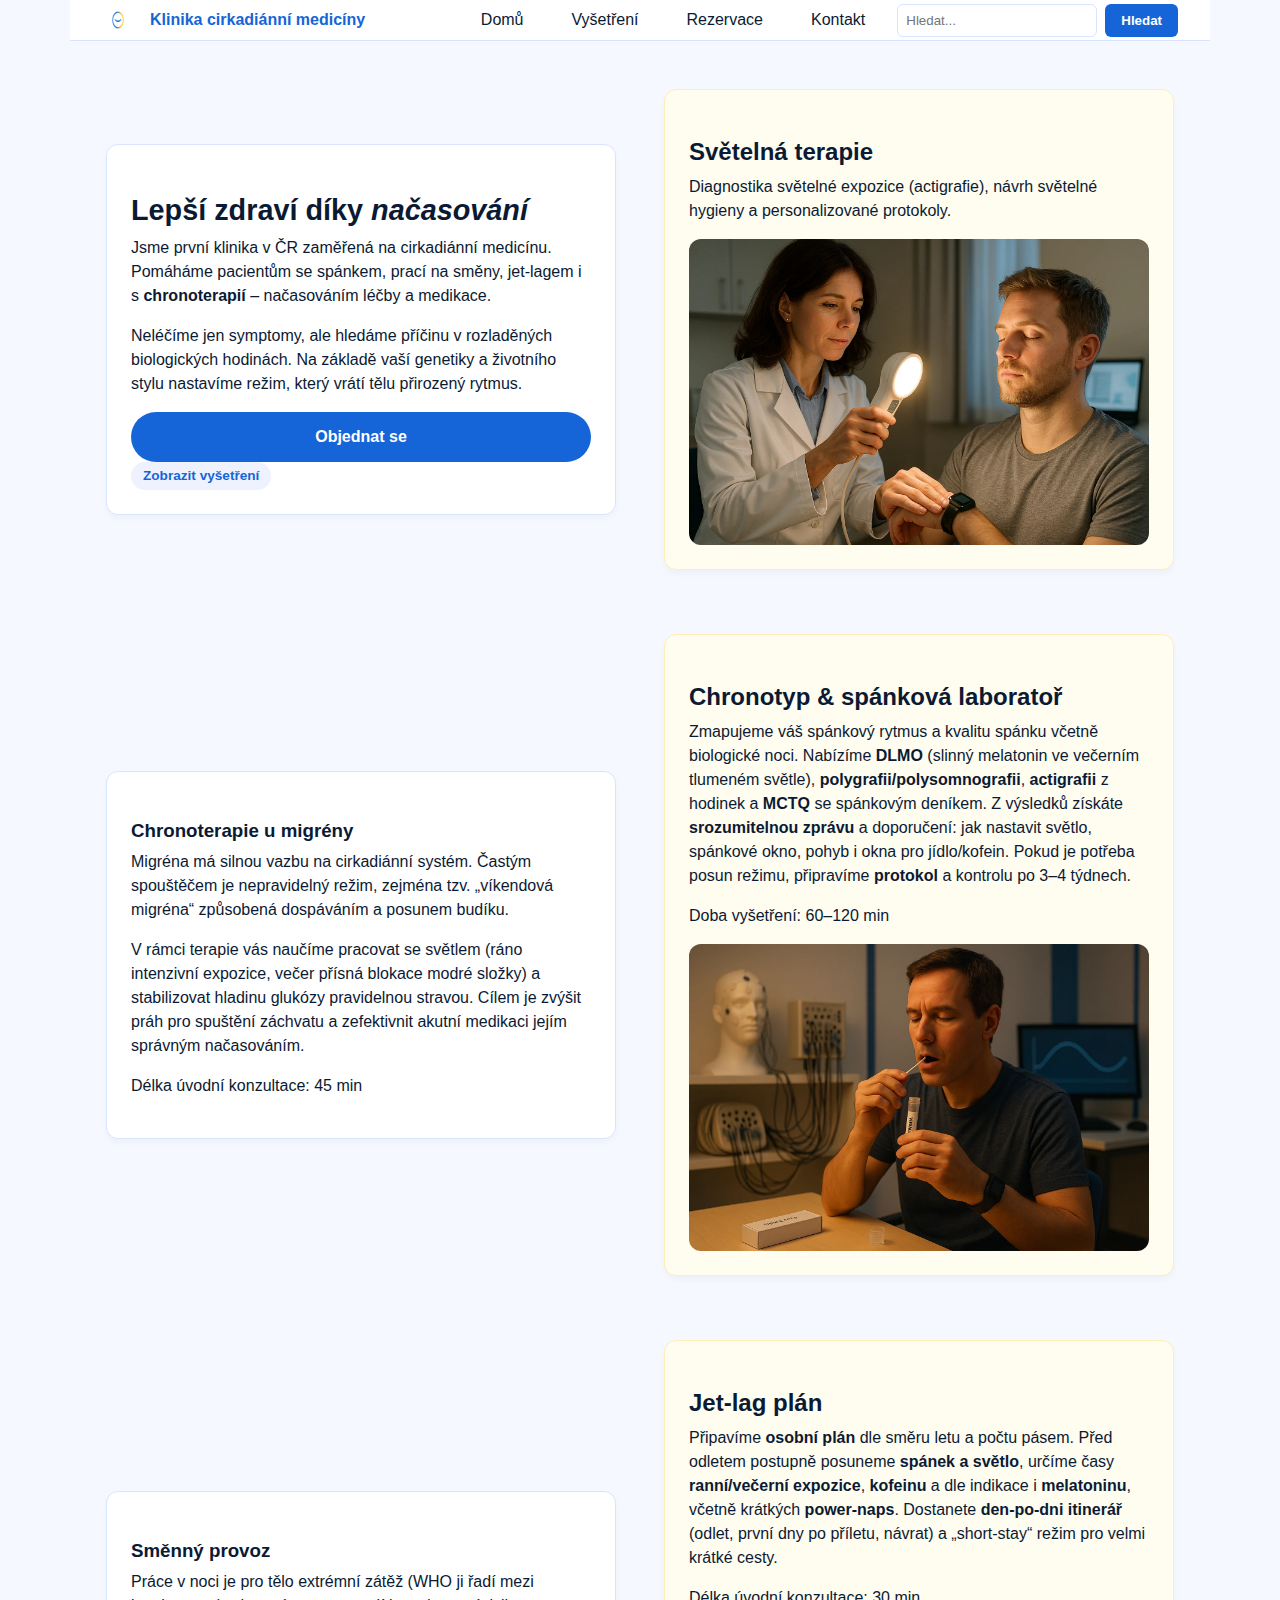
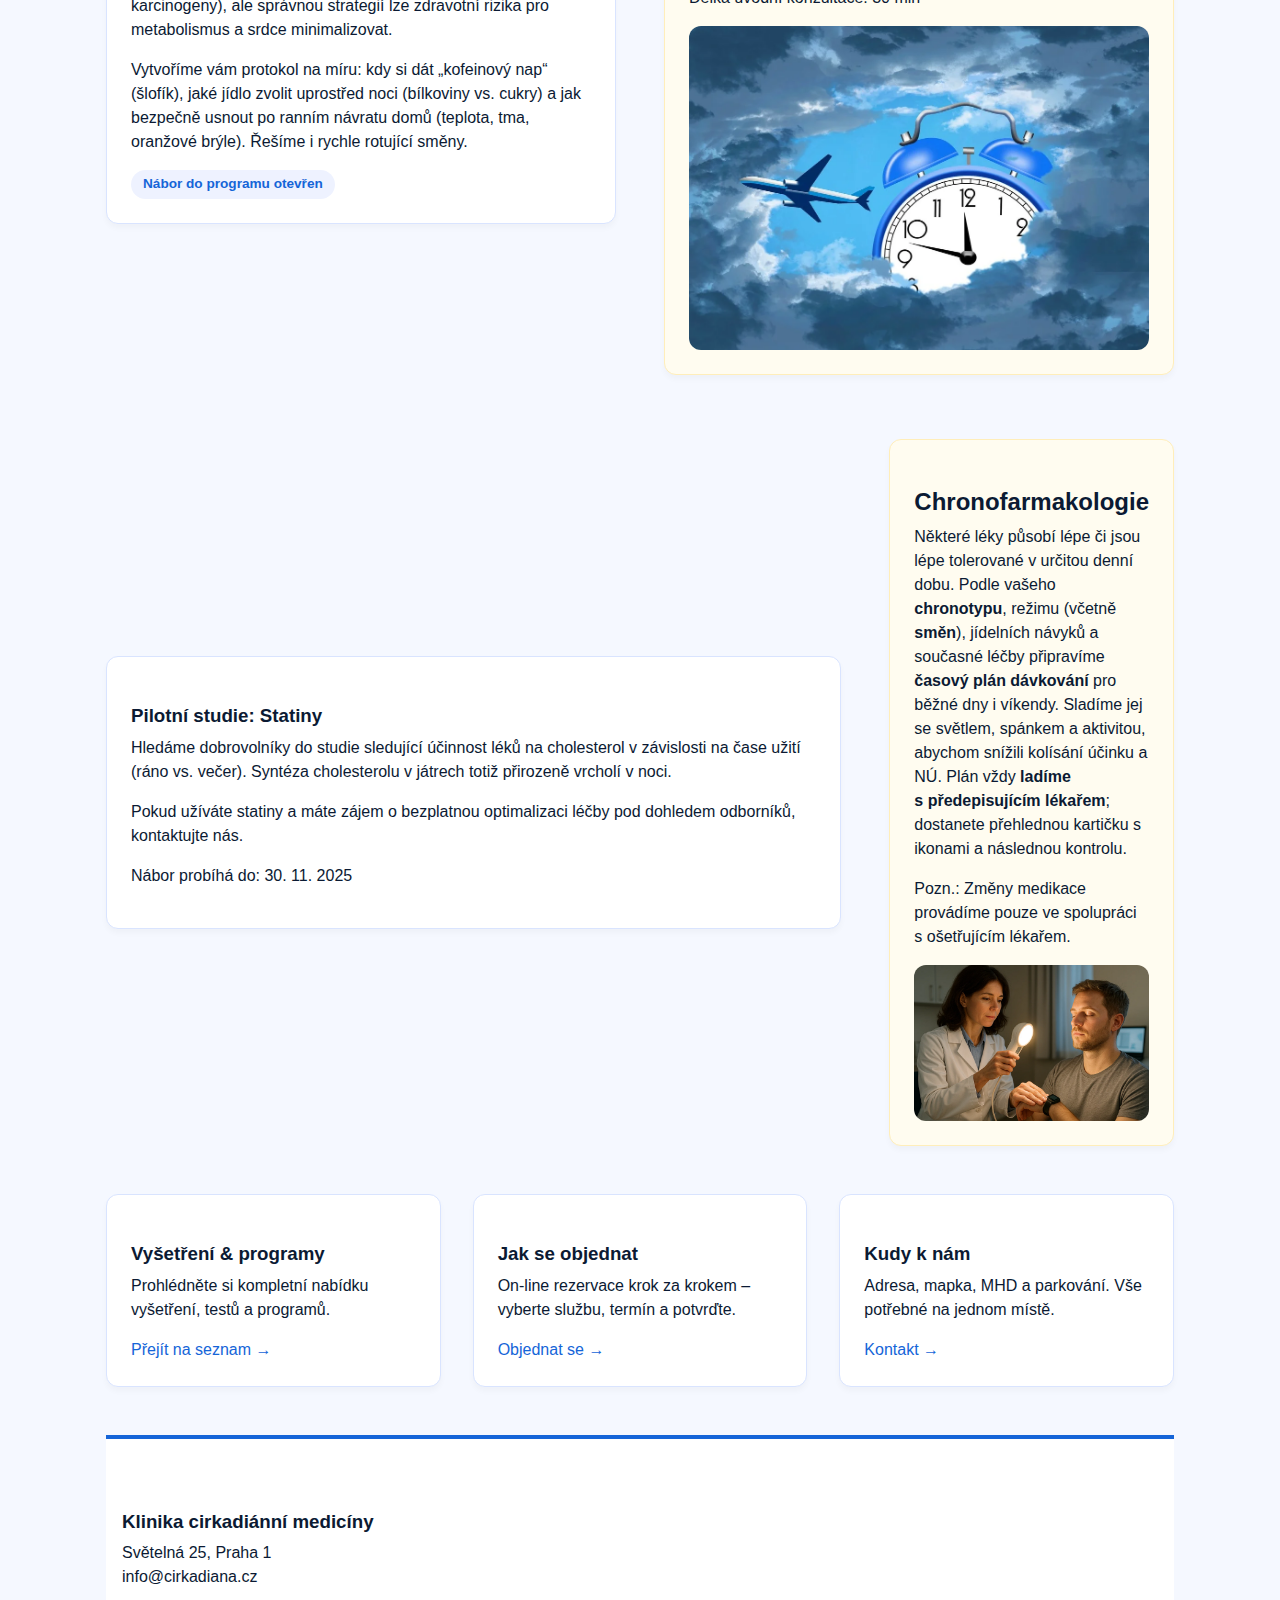
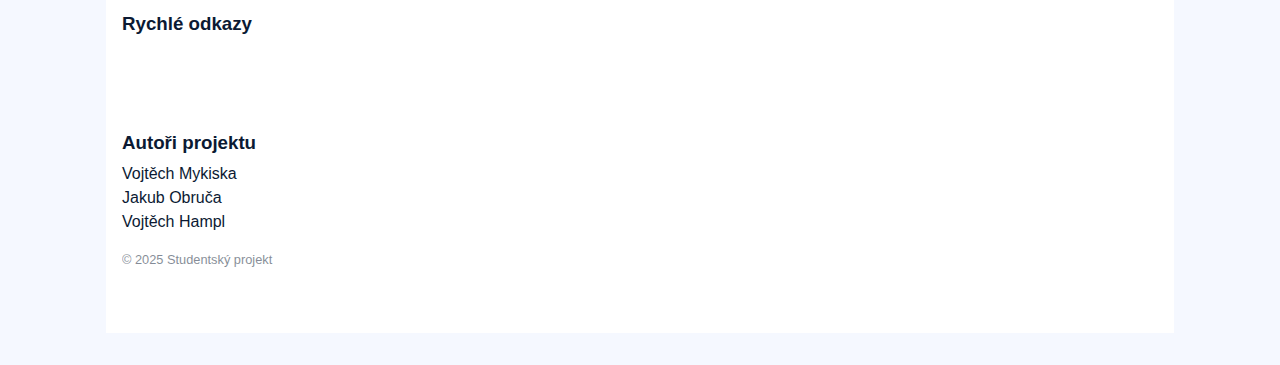
<file: index.html>
<!doctype html>
<html lang="cs">
   <head>
      <meta charset="utf-8" />
      <meta name="viewport" content="width=device-width, initial-scale=1" />
      <title>Klinika cirkadiánní medicíny – studentský projekt</title>
      <meta name="description" content="Studentský projekt: Klinika cirkadiánní medicíny – spánek, světelná hygiena, chronoterapie, načasování léčby." />
      <link rel="stylesheet" href="style.css" />
   </head>
   <body>
      <header class="site-header">
         <div class="wrapper brand">
            <a href="index.html" class="brand-link">
               <img src="images/logo.webp" alt="Logo" />
               <div class="title">
                  <strong>Klinika cirkadiánní medicíny</strong>
               </div>
            </a>
         </div>
         <div class="wrapper">
            <nav aria-label="Hlavní navigace">
               <input type="checkbox" id="nav-toggle" class="nav-toggle" />
               <label for="nav-toggle" class="nav-toggle-label">
               <span></span>
               <span></span>
               <span></span>
               </label>
               <ul class="nav-list">
                  <li><a href="index.html" aria-current="page">Domů</a></li>
                  <li><a href="seznam.html">Vyšetření</a></li>
                  <li><a href="rezervace.html">Rezervace</a></li>
                  <li><a href="kontakt.html">Kontakt</a></li>
                  <li class="nav-search">
                     <form class="site-search" role="search" action="vyhledavani.html">
                        <input id="q" name="q" type="search" placeholder="Hledat..." aria-label="Hledat na webu"/>
                        <button type="submit">Hledat</button>
                     </form>
                  </li>
               </ul>
            </nav>
         </div>
      </header>
      <main id="obsah" class="wrapper">
         <section class="hero" aria-label="Hlavní přehled">
            <!-- Řádek 1: text vlevo (užší), obrázek vpravo (širší) -->
            <div class="feature-row">
               <article class="card text">
                  <h1>Lepší zdraví díky <em>načasování</em></h1>
                  <p>Jsme první klinika v ČR zaměřená na cirkadiánní medicínu. Pomáháme pacientům se spánkem, prací na směny, jet-lagem i s <strong>chronoterapií</strong> – načasováním léčby a medikace.</p>
                  <p>Neléčíme jen symptomy, ale hledáme příčinu v rozladěných biologických hodinách. Na základě vaší genetiky a životního stylu nastavíme režim, který vrátí tělu přirozený rytmus.</p>
                  <div class="cluster mt-4">
                     <a class="btn-primary" href="rezervace.html">Objednat se</a>
                     <a class="badge" href="seznam.html">Zobrazit vyšetření</a>
                  </div>
               </article>
               <article class="panel image">
                  <h2>Světelná terapie</h2>
                  <p>Diagnostika světelné expozice (actigrafie), návrh světelné hygieny a personalizované protokoly.</p>
                  <img src="images/light-therapy.webp" alt="Světelná terapie – vyšetření světlem" />
               </article>
            </div>
            <!-- Řádek 2: obrázek vlevo (širší), text vpravo (užší) -->
            <div class="feature-row reverse">
               <article class="panel image">
                  <h2>Chronotyp &amp; spánková laboratoř</h2>
                  <p>Zmapujeme váš spánkový rytmus a kvalitu spánku včetně biologické noci. Nabízíme <strong>DLMO</strong> (slinný melatonin ve večerním tlumeném světle), <strong>polygrafii/polysomnografii</strong>, <strong>actigrafii</strong> z hodinek a <strong>MCTQ</strong> se spánkovým deníkem. Z výsledků získáte <strong>srozumitelnou zprávu</strong> a doporučení: jak nastavit světlo, spánkové okno, pohyb i okna pro jídlo/kofein. Pokud je potřeba posun režimu, připravíme <strong>protokol</strong> a kontrolu po 3–4&nbsp;týdnech.</p>
                  <p class="meta">Doba vyšetření: 60–120&nbsp;min</p>
                  <img src="images/lab.webp" alt="Spánková laboratoř – vyšetření" />
               </article>
               <article class="card text">
                  <h3>Chronoterapie u migrény</h3>
                  <p>Migréna má silnou vazbu na cirkadiánní systém. Častým spouštěčem je nepravidelný režim, zejména tzv. „víkendová migréna“ způsobená dospáváním a posunem budíku.</p>
                  <p>V rámci terapie vás naučíme pracovat se světlem (ráno intenzivní expozice, večer přísná blokace modré složky) a stabilizovat hladinu glukózy pravidelnou stravou. Cílem je zvýšit práh pro spuštění záchvatu a zefektivnit akutní medikaci jejím správným načasováním.</p>
                  <p class="meta">Délka úvodní konzultace: 45 min</p>
               </article>
            </div>
            <!-- Řádek 3: text + obrázek vpravo -->
            <div class="feature-row">
               <article class="card text">
                  <h3>Směnný provoz</h3>
                  <p>Práce v noci je pro tělo extrémní zátěž (WHO ji řadí mezi karcinogeny), ale správnou strategií lze zdravotní rizika pro metabolismus a srdce minimalizovat.</p>
                  <p>Vytvoříme vám protokol na míru: kdy si dát „kofeinový nap“ (šlofík), jaké jídlo zvolit uprostřed noci (bílkoviny vs. cukry) a jak bezpečně usnout po ranním návratu domů (teplota, tma, oranžové brýle). Řešíme i rychle rotující směny.</p>
                  <span class="badge ok">Nábor do programu otevřen</span>
               </article>
               <article class="panel image">
                  <h2>Jet-lag plán</h2>
                  <p>Připavíme <strong>osobní plán</strong> dle směru letu a počtu pásem. Před odletem postupně posuneme <strong>spánek a světlo</strong>, určíme časy <strong>ranní/večerní expozice</strong>, <strong>kofeinu</strong> a dle indikace i <strong>melatoninu</strong>, včetně krátkých <strong>power-naps</strong>. Dostanete <strong>den-po-dni itinerář</strong> (odlet, první dny po příletu, návrat) a „short-stay“ režim pro velmi krátké cesty.</p>
                  <p class="meta">Délka úvodní konzultace: 30&nbsp;min</p>
                  <img src="images/jetlag.webp" alt="Jet-lag – plán posunů spánku" />
               </article>
            </div>
            <!-- Řádek 4: obrázek vlevo + text -->
            <div class="feature-row reverse">
               <article class="panel image">
                  <h2>Chronofarmakologie</h2>
                  <p>Některé léky působí lépe či jsou lépe tolerované v určitou denní dobu. Podle vašeho <strong>chronotypu</strong>, režimu (včetně <strong>směn</strong>), jídelních návyků a současné léčby připravíme <strong>časový plán dávkování</strong> pro běžné dny i víkendy. Sladíme jej se světlem, spánkem a aktivitou, abychom snížili kolísání účinku a NÚ. Plán vždy <strong>ladíme s&nbsp;předepisujícím lékařem</strong>; dostanete přehlednou kartičku s ikonami a následnou kontrolu.</p>
                  <p class="meta">Pozn.: Změny medikace provádíme pouze ve spolupráci s&nbsp;ošetřujícím lékařem.</p>
                  <img src="images/chronopharma.webp" alt="Načasování léčby – chronofarmakologie" />
               </article>
               <aside class="card text" aria-label="Krátké info">
                  <h3>Pilotní studie: Statiny</h3>
                  <p>Hledáme dobrovolníky do studie sledující účinnost léků na cholesterol v závislosti na čase užití (ráno vs. večer). Syntéza cholesterolu v játrech totiž přirozeně vrcholí v noci.</p>
                  <p>Pokud užíváte statiny a máte zájem o bezplatnou optimalizaci léčby pod dohledem odborníků, kontaktujte nás.</p>
                  <p class="meta">Nábor probíhá do: 30. 11. 2025</p>
               </aside>
            </div>
         </section>
         <section aria-label="Vstupy">
            <div class="cards">
               <article class="card">
                  <h3>Vyšetření & programy</h3>
                  <p>Prohlédněte si kompletní nabídku vyšetření, testů a programů.</p>
                  <a href="seznam.html">Přejít na seznam →</a>
               </article>
               <article class="card">
                  <h3>Jak se objednat</h3>
                  <p>On‑line rezervace krok za krokem – vyberte službu, termín a potvrďte.</p>
                  <a href="rezervace.html">Objednat se →</a>
               </article>
               <article class="card">
                  <h3>Kudy k nám</h3>
                  <p>Adresa, mapka, MHD a parkování. Vše potřebné na jednom místě.</p>
                  <a href="kontakt.html">Kontakt →</a>
               </article>
            </div>
         </section>
      </main>
      <div class="wrapper">
         <footer class="site-footer">
            <div class="wrapper footer-grid-layout">
               <div class="footer-col">
                  <h3>Klinika cirkadiánní medicíny</h3>
                  <p>Světelná 25, Praha 1<br>info@cirkadiana.cz</p>
               </div>
               <div class="footer-col">
                  <h3>Rychlé odkazy</h3>
                  <ul>
                     <li><a href="seznam.html" style="color:#fff">Vyšetření</a></li>
                     <li><a href="rezervace.html" style="color:#fff">Rezervace</a></li>
                  </ul>
               </div>
               <div class="footer-col">
                  <h3>Autoři projektu</h3>
                  <p>Vojtěch Mykiska<br>Jakub Obruča<br>Vojtěch Hampl</p>
                  <p style="opacity: 0.5; font-size: 0.8rem">© 2025 Studentský projekt</p>
               </div>
            </div>
         </footer>
      </div>
   </body>
</html>
</file>
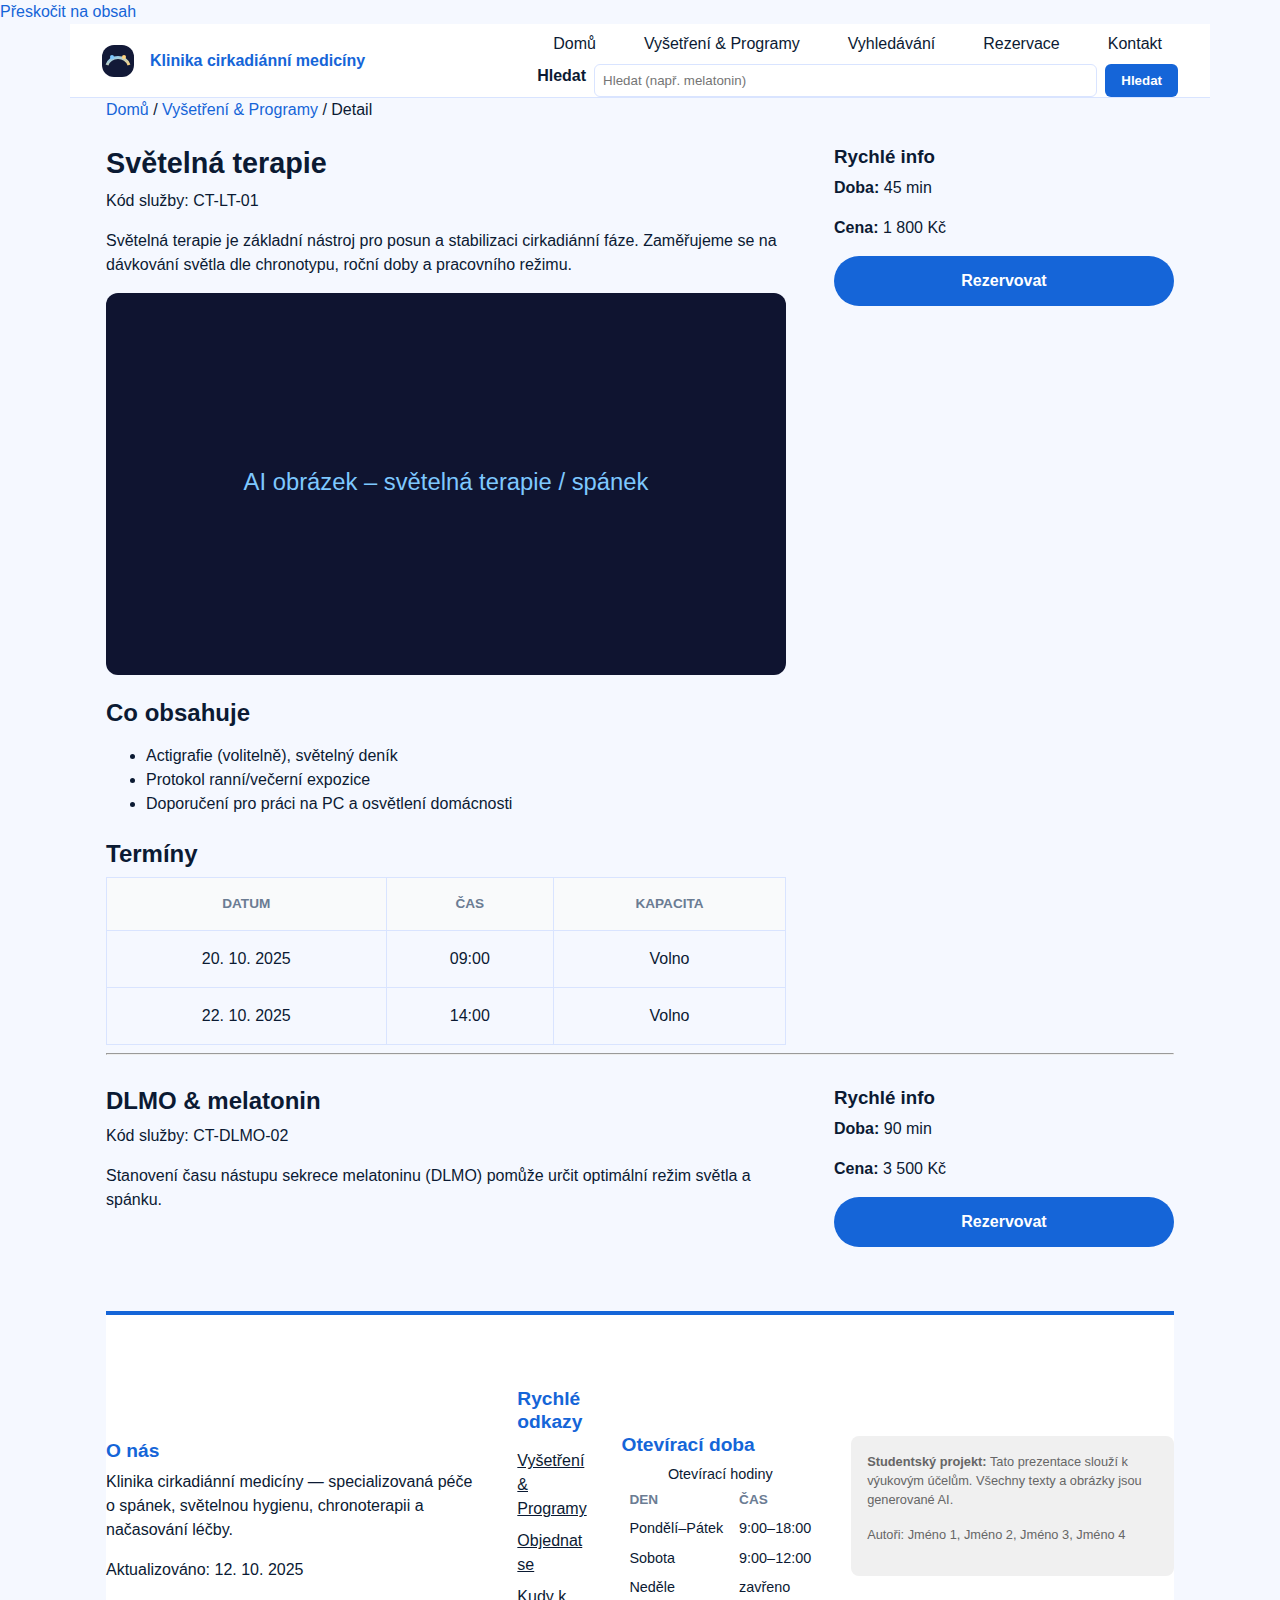
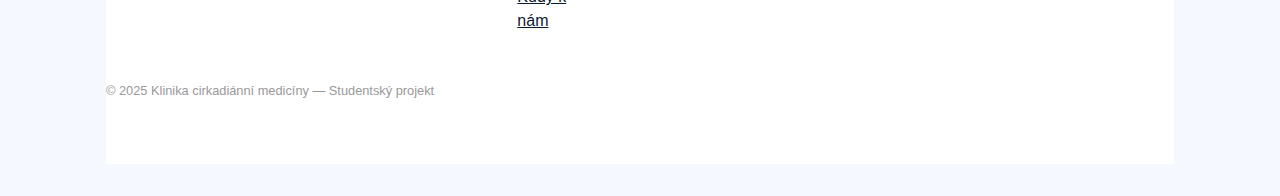
<file: detail.html>
<!doctype html>
<html lang="cs">
<head>
  <meta charset="utf-8" />
  <meta name="viewport" content="width=device-width, initial-scale=1" />
  <title>Detail služby – Klinika cirkadiánní medicíny</title>
  <meta name="description" content="Detail vyšetření a programů Kliniky cirkadiánní medicíny." />
  <link rel="stylesheet" href="style.css" />
</head>
<body>
  <a class="skip-link" href="#obsah">Přeskočit na obsah</a>
  <header class="site-header">
    <div class="wrapper brand">
      <img src="images/logo.svg" alt="Logo kliniky" />
      <div class="title">
        <strong>Klinika cirkadiánní medicíny</strong>
        <small>Spánek • Světlo • Chronoterapie</small>
      </div>
    </div>
    <div class="wrapper">
      <nav aria-label="Hlavní navigace">
        <ul class="nav-list">
          <li><a href="index.html">Domů</a></li>
          <li><a href="seznam.html">Vyšetření & Programy</a></li>
          <li><a href="vyhledavani.html">Vyhledávání</a></li>
          <li><a href="rezervace.html">Rezervace</a></li>
          <li><a href="kontakt.html">Kontakt</a></li>
        </ul>
        <form action="vyhledavani.html" method="get" role="search" class="site-search" aria-label="Vyhledávání">
          <label for="q" class="sr-only">Hledat</label>
          <input id="q" name="q" type="search" placeholder="Hledat (např. melatonin)" required />
          <button type="submit">Hledat</button>
        </form>
      </nav>
    </div>
  </header>
  <main id="obsah" class="wrapper">

  <nav class="breadcrumbs" aria-label="Drobečková navigace">
    <a href="index.html">Domů</a> <span aria-hidden="true">/</span> <a href="seznam.html">Vyšetření & Programy</a> <span aria-hidden="true">/</span> <span aria-current="page">Detail</span>
  </nav>

  <article class="detail" id="svetelna-terapie">
    <section>
      <header>
        <h1>Světelná terapie</h1>
        <p class="meta">Kód služby: CT-LT-01</p>
      </header>
      <p>Světelná terapie je základní nástroj pro posun a stabilizaci cirkadiánní fáze. Zaměřujeme se na dávkování
      světla dle chronotypu, roční doby a pracovního režimu.</p>
      <img src="images/placeholder.svg" alt="Ilustrační AI obrázek — světelná terapie" />
      <h2>Co obsahuje</h2>
      <ul>
        <li>Actigrafie (volitelně), světelný deník</li>
        <li>Protokol ranní/večerní expozice</li>
        <li>Doporučení pro práci na PC a osvětlení domácnosti</li>
      </ul>
      <h2>Termíny</h2>
      <table>
        <thead><tr><th>Datum</th><th>Čas</th><th>Kapacita</th></tr></thead>
        <tbody>
          <tr><td><time datetime="2025-10-20">20. 10. 2025</time></td><td><time datetime="09:00">09:00</time></td><td>Volno</td></tr>
          <tr><td><time datetime="2025-10-22">22. 10. 2025</time></td><td><time datetime="14:00">14:00</time></td><td>Volno</td></tr>
        </tbody>
      </table>
    </section>
    <aside aria-label="Shrnutí">
      <div class="surface">
        <h3>Rychlé info</h3>
        <p><strong>Doba:</strong> 45 min</p>
        <p><strong>Cena:</strong> 1 800 Kč</p>
        <p><a class="btn-primary" href="rezervace.html">Rezervovat</a></p>
      </div>
    </aside>
  </article>

  <hr class="spacer-2" />

  <article class="detail" id="dlmo">
    <section>
      <header>
        <h2>DLMO & melatonin</h2>
        <p class="meta">Kód služby: CT-DLMO-02</p>
      </header>
      <p>Stanovení času nástupu sekrece melatoninu (DLMO) pomůže určit optimální režim světla a spánku.</p>
    </section>
    <aside class="surface">
      <h3>Rychlé info</h3>
      <p><strong>Doba:</strong> 90 min</p>
      <p><strong>Cena:</strong> 3 500 Kč</p>
      <p><a class="btn-primary" href="rezervace.html">Rezervovat</a></p>
    </aside>
  </article>
  </main>
  <div class="wrapper"><footer class="site-footer">
  <section class="footer-grid" aria-label="Rozšířená patička">
    <div>
      <h3>O nás</h3>
      <p>Klinika cirkadiánní medicíny — specializovaná péče o spánek, světelnou hygienu, chronoterapii a načasování léčby.</p>
      <p><time datetime="2025-10-12">Aktualizováno: 12. 10. 2025</time></p>
    </div>
    <div>
      <h3>Rychlé odkazy</h3>
      <ul>
        <li><a href="seznam.html">Vyšetření & Programy</a></li>
        <li><a href="rezervace.html">Objednat se</a></li>
        <li><a href="kontakt.html">Kudy k nám</a></li>
      </ul>
    </div>
    <div>
      <h3>Otevírací doba</h3>
      <table>
        <caption>Otevírací hodiny</caption>
        <thead><tr><th>Den</th><th>Čas</th></tr></thead>
        <tbody>
          <tr><td>Pondělí–Pátek</td><td><time datetime="09:00">9:00</time>–<time datetime="18:00">18:00</time></td></tr>
          <tr><td>Sobota</td><td><time datetime="09:00">9:00</time>–<time datetime="12:00">12:00</time></td></tr>
          <tr><td>Neděle</td><td>zavřeno</td></tr>
        </tbody>
      </table>
    </div>
    <aside aria-label="Poznámka" class="footer-note">
      <p><strong>Studentský projekt:</strong> Tato prezentace slouží k výukovým účelům. Všechny texty a obrázky jsou generované AI.</p>
      <p>Autoři: <span class="authors">Jméno 1, Jméno 2, Jméno 3, Jméno 4</span></p>
    </aside>
  </section>
  <p class="legal">© 2025 Klinika cirkadiánní medicíny — Studentský projekt</p>
</footer>
</div>
</body>
</html>
</file>
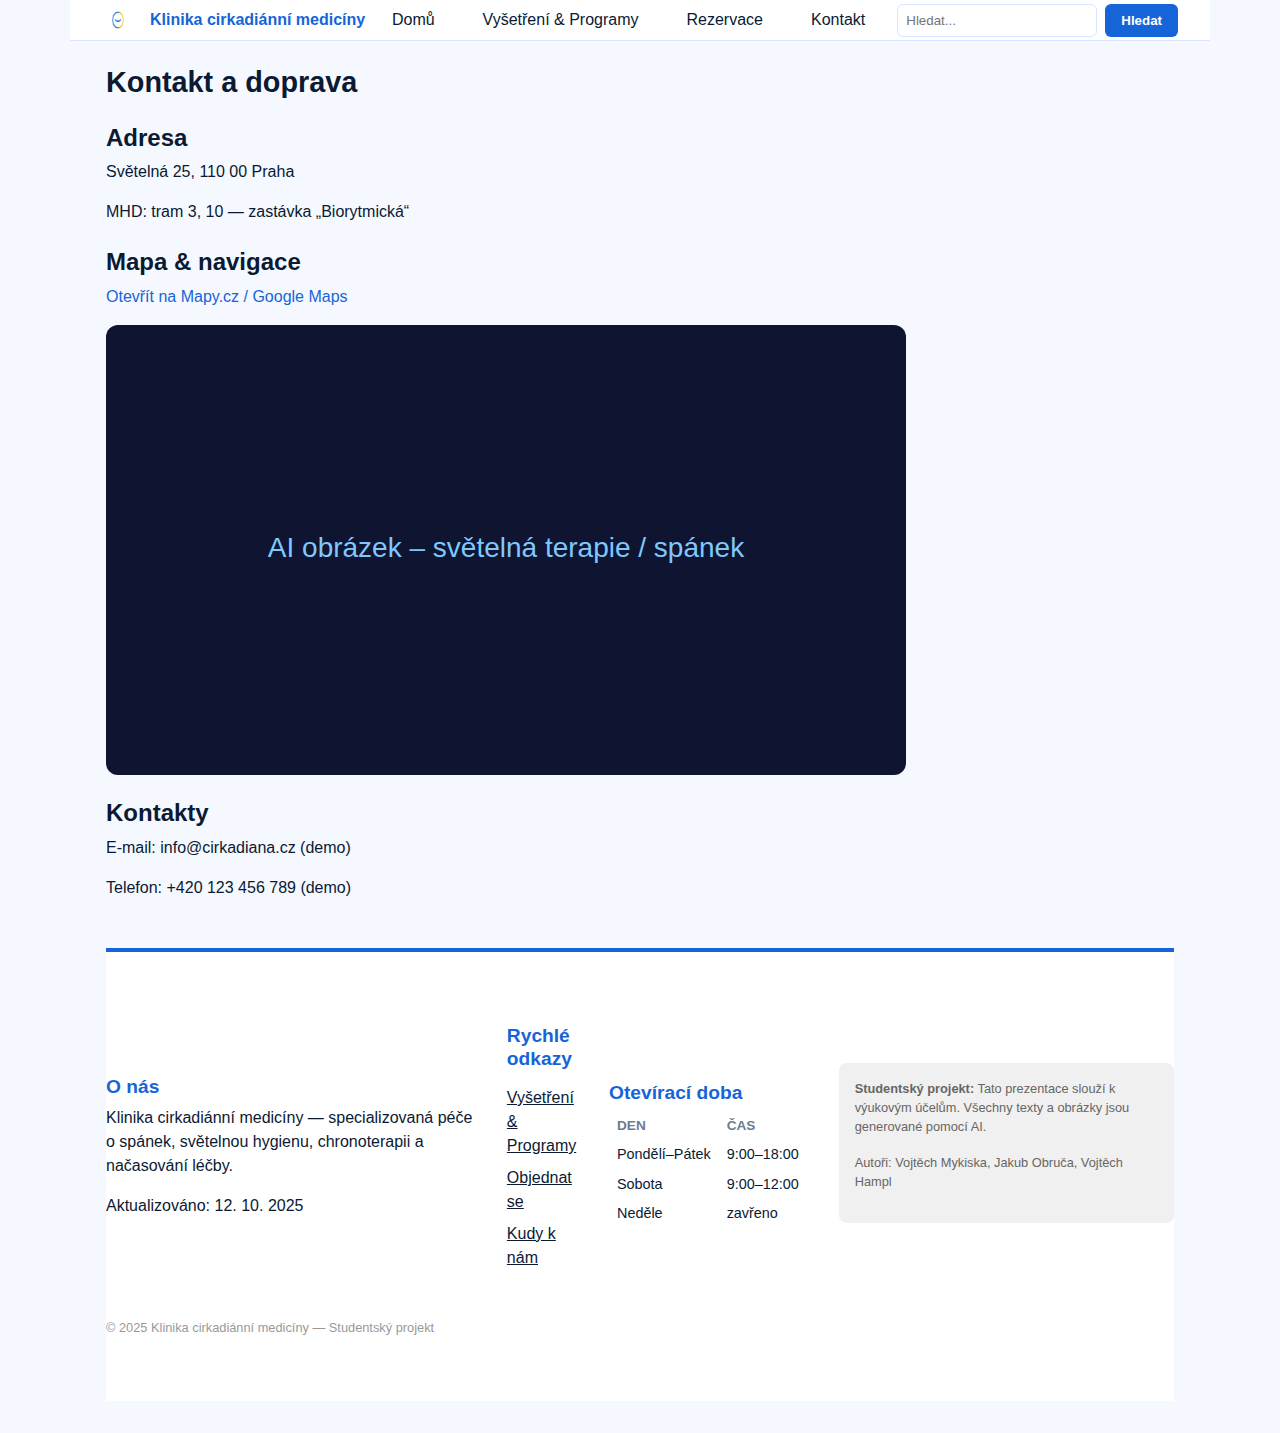
<file: kontakt.html>
<!doctype html>
<html lang="cs">
<head>
  <meta charset="utf-8" />
  <meta name="viewport" content="width=device-width, initial-scale=1" />
  <title>Kontakt – Klinika cirkadiánní medicíny</title>
  <meta name="description" content="Kontakt, mapa, doprava a otevírací doba." />
  <link rel="stylesheet" href="style.css" />
</head>
<body>
  <header class="site-header">
<div class="wrapper brand">
      <a href="index.html" class="brand-link">
        <img src="images/logo.webp" alt="Logo" />
        <div class="title">
          <strong>Klinika cirkadiánní medicíny</strong>
        </div>
      </a>
    </div>
    <div class="wrapper">
<nav aria-label="Hlavní navigace">
        <input type="checkbox" id="nav-toggle" class="nav-toggle" />
        
        <label for="nav-toggle" class="nav-toggle-label">
          <span></span>
          <span></span>
          <span></span>
        </label>

        <ul class="nav-list">
          <li><a href="index.html">Domů</a></li>
          <li><a href="seznam.html">Vyšetření & Programy</a></li>
          <li><a href="rezervace.html">Rezervace</a></li>
          <li><a href="kontakt.html">Kontakt</a></li>
          
          <li class="nav-search">
            <form class="site-search" role="search" action="vyhledavani.html">
              <input id="q" name="q" type="search" placeholder="Hledat..." />
              <button type="submit">Hledat</button>
            </form>
          </li>
        </ul>
      </nav>
    </div>
  </header>
  <main id="obsah" class="wrapper">

  <header>
    <h1>Kontakt a doprava</h1>
  </header>
  <section class="surface">
    <h2>Adresa</h2>
    <p>Světelná 25, 110 00 Praha</p>
    <p class="meta">MHD: tram 3, 10 — zastávka „Biorytmická“</p>
  </section>
  <section class="surface">
    <h2>Mapa & navigace</h2>
    <p><a href="#" aria-label="Otevřít mapu">Otevřít na Mapy.cz / Google Maps</a></p>
    <img src="images/placeholder.svg" alt="Ilustrační mapa — AI generovaná" />
  </section>
  <section class="surface">
    <h2>Kontakty</h2>
    <p>E-mail: info@cirkadiana.cz (demo)</p>
    <p>Telefon: +420 123 456 789 (demo)</p>
  </section>
  </main>
  <div class="wrapper"><footer class="site-footer">
  <section class="footer-grid" aria-label="Rozšířená patička">
    <div>
      <h3>O nás</h3>
      <p>Klinika cirkadiánní medicíny — specializovaná péče o spánek, světelnou hygienu, chronoterapii a načasování léčby.</p>
      <p><time datetime="2025-10-12">Aktualizováno: 12. 10. 2025</time></p>
    </div>
    <div>
      <h3>Rychlé odkazy</h3>
      <ul>
        <li><a href="seznam.html">Vyšetření & Programy</a></li>
        <li><a href="rezervace.html">Objednat se</a></li>
        <li><a href="kontakt.html">Kudy k nám</a></li>
      </ul>
    </div>
    <div>
      <h3>Otevírací doba</h3>
      <table>
        <thead><tr><th>Den</th><th>Čas</th></tr></thead>
        <tbody>
          <tr><td>Pondělí–Pátek</td><td><time datetime="09:00">9:00</time>–<time datetime="18:00">18:00</time></td></tr>
          <tr><td>Sobota</td><td><time datetime="09:00">9:00</time>–<time datetime="12:00">12:00</time></td></tr>
          <tr><td>Neděle</td><td>zavřeno</td></tr>
        </tbody>
      </table>
    </div>
    <aside aria-label="Poznámka" class="footer-note">
      <p><strong>Studentský projekt:</strong> Tato prezentace slouží k výukovým účelům. Všechny texty a obrázky jsou generované pomocí AI.</p>
      <p>Autoři: <span class="authors">Vojtěch Mykiska, Jakub Obruča, Vojtěch Hampl</span></p>
    </aside>
  </section>
  <p class="legal">© 2025 Klinika cirkadiánní medicíny — Studentský projekt</p>
</footer>
</div>
</body>
</html>
</file>
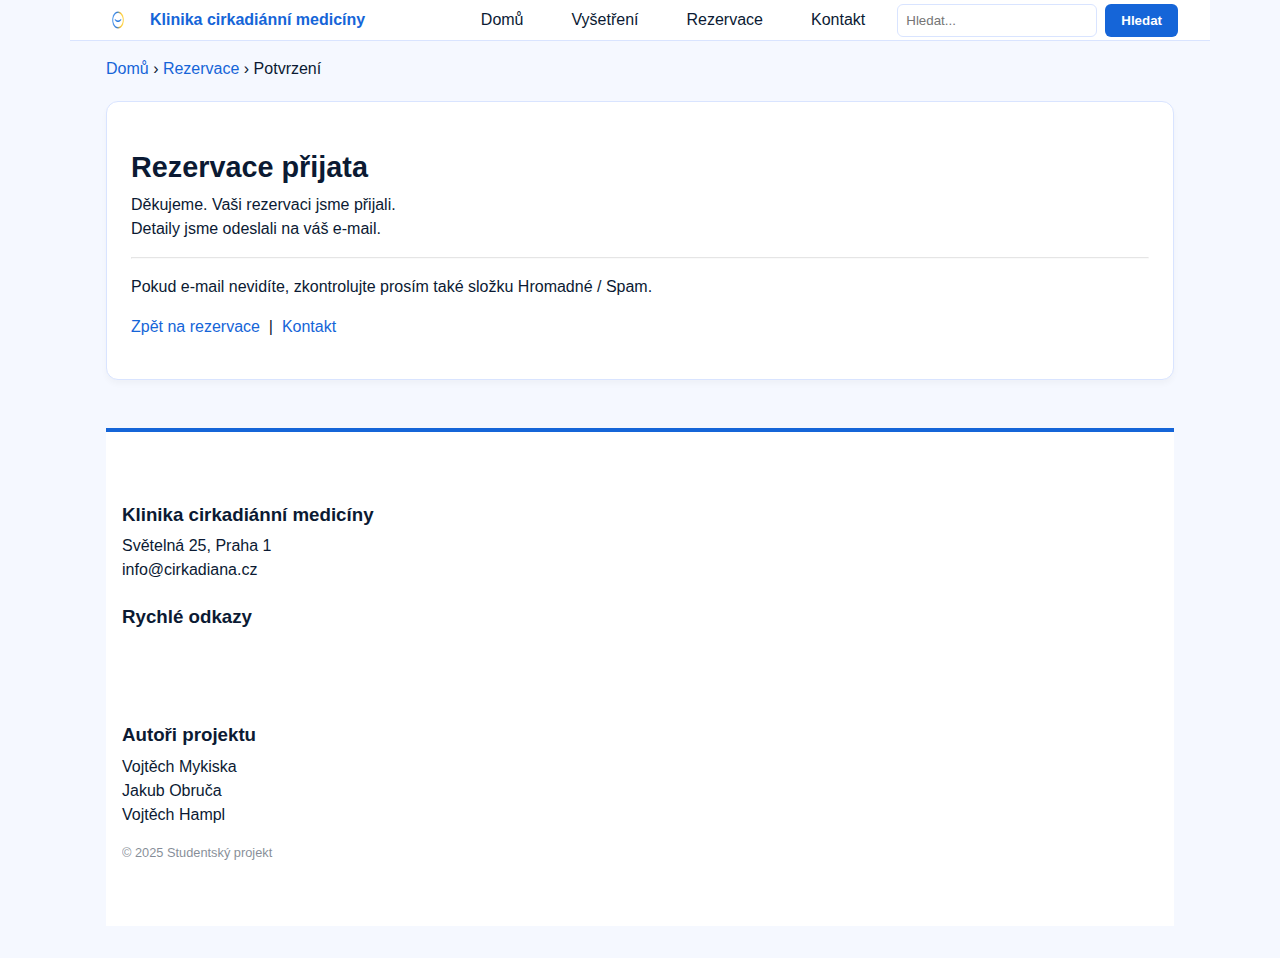
<file: potvrzeni.html>
<!doctype html>
<html lang="cs">
   <head>
      <meta charset="utf-8" />
      <meta name="viewport" content="width=device-width, initial-scale=1" />
      <title>Rezervace přijata – Klinika cirkadiánní medicíny</title>
      <meta name="description" content="Potvrzení přijetí rezervace na Klinice cirkadiánní medicíny." />
      <link rel="stylesheet" href="style.css" />
   </head>

   <body>
      <header class="site-header">
         <div class="wrapper brand">
            <a href="index.html" class="brand-link">
               <img src="images/logo.webp" alt="Logo" />
               <div class="title">
                  <strong>Klinika cirkadiánní medicíny</strong>
               </div>
            </a>
         </div>

         <div class="wrapper">
            <nav aria-label="Hlavní navigace">
               <input type="checkbox" id="nav-toggle" class="nav-toggle" />
               <label for="nav-toggle" class="nav-toggle-label">
                  <span></span>
                  <span></span>
                  <span></span>
               </label>

               <ul class="nav-list">
                  <li><a href="index.html">Domů</a></li>
                  <li><a href="seznam.html">Vyšetření</a></li>
                  <li><a href="rezervace.html" aria-current="page">Rezervace</a></li>
                  <li><a href="kontakt.html">Kontakt</a></li>
                  <li class="nav-search">
                     <form class="site-search" role="search" action="vyhledavani.html">
                        <input id="q" name="q" type="search" placeholder="Hledat..." aria-label="Hledat na webu" />
                        <button type="submit">Hledat</button>
                     </form>
                  </li>
               </ul>
            </nav>
         </div>
      </header>

      <main id="obsah" class="wrapper">
         <nav aria-label="Drobečková navigace" class="meta" style="margin-top: 1rem;">
            <a href="index.html">Domů</a> &rsaquo; <a href="rezervace.html">Rezervace</a> &rsaquo; <span aria-current="page">Potvrzení</span>
         </nav>

         <section class="card" style="margin: 1.25rem 0;">
            <header>
               <h1>Rezervace přijata</h1>
               <p class="meta">
                  Děkujeme. Vaši rezervaci jsme přijali.<br />
                  Detaily jsme odeslali na váš e-mail.
               </p>
            </header>

            <hr style="margin: 1rem 0; opacity: 0.25;" />

            <p>
               Pokud e-mail nevidíte, zkontrolujte prosím také složku Hromadné / Spam.
            </p>

            <p style="margin-top: 1rem;">
               <a href="rezervace.html">Zpět na rezervace</a>
               &nbsp;|&nbsp;
               <a href="kontakt.html">Kontakt</a>
            </p>
         </section>
      </main>

      <div class="wrapper">
         <footer class="site-footer">
            <div class="wrapper footer-grid-layout">
               <div class="footer-col">
                  <h3>Klinika cirkadiánní medicíny</h3>
                  <p>Světelná 25, Praha 1<br />info@cirkadiana.cz</p>
               </div>

               <div class="footer-col">
                  <h3>Rychlé odkazy</h3>
                  <ul>
                     <li><a href="seznam.html" style="color:#fff">Vyšetření</a></li>
                     <li><a href="rezervace.html" style="color:#fff">Rezervace</a></li>
                  </ul>
               </div>

               <div class="footer-col">
                  <h3>Autoři projektu</h3>
                  <p>Vojtěch Mykiska<br />Jakub Obruča<br />Vojtěch Hampl</p>
                  <p style="opacity: 0.5; font-size: 0.8rem">© 2025 Studentský projekt</p>
               </div>
            </div>
         </footer>
      </div>
   </body>
</html>
</file>
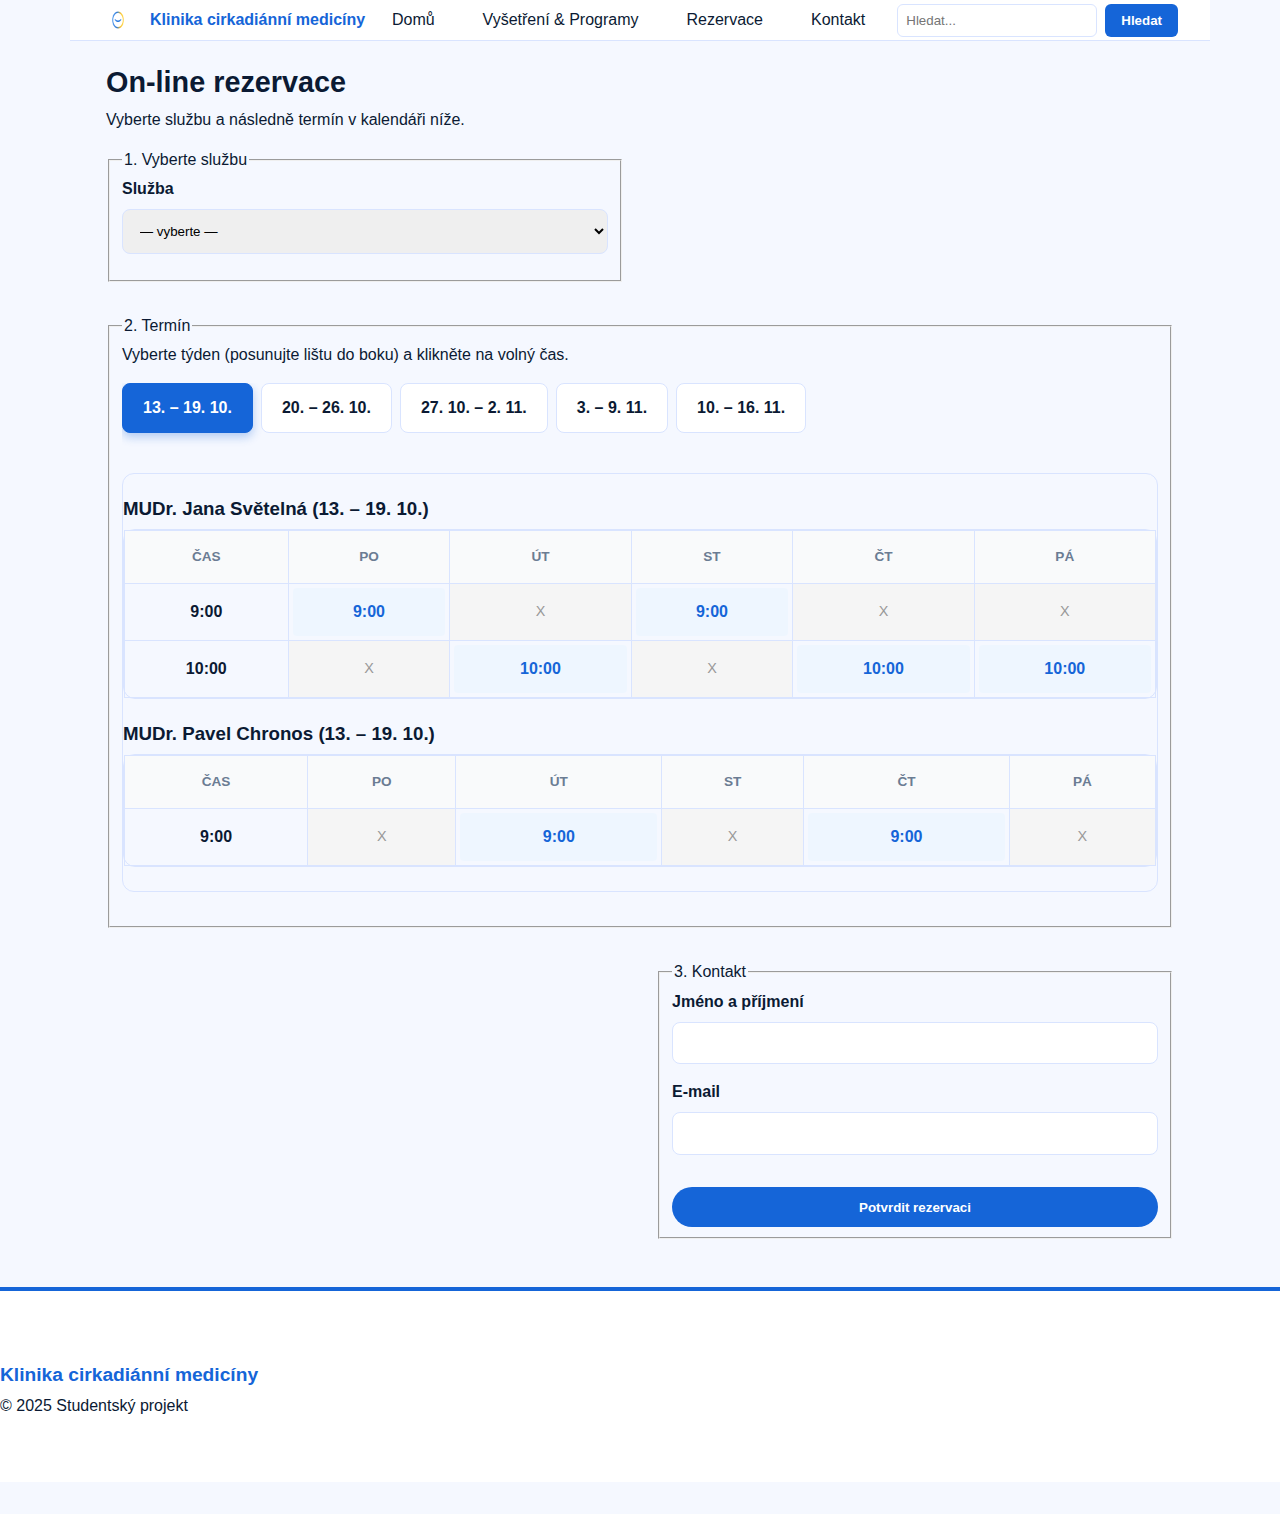
<file: rezervace.html>
<!doctype html>
<html lang="cs">
<head>
  <meta charset="utf-8" />
  <meta name="viewport" content="width=device-width, initial-scale=1" />
  <title>Rezervace – Klinika cirkadiánní medicíny</title>
  <link rel="stylesheet" href="style.css" />
</head>
<body>
  <header class="site-header">
    <div class="wrapper brand">
      <img src="images/logo.webp" alt="Logo" />
      <div class="title">
        <strong>Klinika cirkadiánní medicíny</strong>
      </div>
    </div>
    <div class="wrapper">
      <nav aria-label="Hlavní navigace">
        <input type="checkbox" id="nav-toggle" class="nav-toggle" />
        <label for="nav-toggle" class="nav-toggle-label">
          <span></span>
          <span></span>
          <span></span>
        </label>
        <ul class="nav-list">
          <li><a href="index.html">Domů</a></li>
          <li><a href="seznam.html">Vyšetření & Programy</a></li>
          <li><a href="rezervace.html" aria-current="page">Rezervace</a></li>
          <li><a href="kontakt.html">Kontakt</a></li>
          <li class="nav-search">
            <form class="site-search" action="vyhledavani.html">
              <input name="q" type="search" placeholder="Hledat..." />
              <button type="submit">Hledat</button>
            </form>
          </li>
        </ul>
      </nav>
    </div>
  </header>

  <main class="wrapper">
    <header>
      <h1>On-line rezervace</h1>
      <p>Vyberte službu a následně termín v kalendáři níže.</p>
    </header>

    <form aria-labelledby="rezervace-form">
      <fieldset>
        <legend>1. Vyberte službu</legend>
        <label for="sluzba">Služba</label>
        <select id="sluzba" name="sluzba" required>
          <option value="">— vyberte —</option>
          <option>Světelná terapie</option>
          <option>DLMO &amp; melatonin</option>
          <option>Chronoterapie u migrény</option>
          <option>Směnný provoz (program)</option>
        </select>
      </fieldset>

      <fieldset>
        <legend>2. Termín</legend>
        <p class="meta">Vyberte týden (posunujte lištu do boku) a klikněte na volný čas.</p>

        <div class="week-picker">
          <div class="week-scroller">
            <div class="week-item">
                <input class="week-radio" type="radio" name="week" id="week1" checked />
                <label for="week1">13. – 19. 10.</label>
            </div>
            <div class="week-item">
                <input class="week-radio" type="radio" name="week" id="week2" />
                <label for="week2">20. – 26. 10.</label>
            </div>
            <div class="week-item">
                <input class="week-radio" type="radio" name="week" id="week3" />
                <label for="week3">27. 10. – 2. 11.</label>
            </div>
            <div class="week-item">
                <input class="week-radio" type="radio" name="week" id="week4" />
                <label for="week4">3. – 9. 11.</label>
            </div>
             <div class="week-item">
                <input class="week-radio" type="radio" name="week" id="week5" />
                <label for="week5">10. – 16. 11.</label>
            </div>
          </div>

          <div class="week-content week1-content">
            <h3>MUDr. Jana Světelná (13. – 19. 10.)</h3>
            <div class="table-container">
            <table>
              <thead><tr><th>Čas</th><th>Po</th><th>Út</th><th>St</th><th>Čt</th><th>Pá</th></tr></thead>
              <tbody>
                <tr>
                  <th>9:00</th>
                  <td class="free"><input type="radio" name="slot" id="w1-j-1"><label for="w1-j-1">9:00</label></td>
                  <td class="occupied">X</td>
                  <td class="free"><input type="radio" name="slot" id="w1-j-2"><label for="w1-j-2">9:00</label></td>
                  <td class="occupied">X</td>
                  <td class="occupied">X</td>
                </tr>
                <tr>
                  <th>10:00</th>
                  <td class="occupied">X</td>
                  <td class="free"><input type="radio" name="slot" id="w1-j-3"><label for="w1-j-3">10:00</label></td>
                  <td class="occupied">X</td>
                  <td class="free"><input type="radio" name="slot" id="w1-j-4"><label for="w1-j-4">10:00</label></td>
                  <td class="free"><input type="radio" name="slot" id="w1-j-5"><label for="w1-j-5">10:00</label></td>
                </tr>
              </tbody>
            </table>
            </div>

            <h3>MUDr. Pavel Chronos (13. – 19. 10.)</h3>
            <div class="table-container">
            <table>
              <thead><tr><th>Čas</th><th>Po</th><th>Út</th><th>St</th><th>Čt</th><th>Pá</th></tr></thead>
              <tbody>
                <tr>
                  <th>9:00</th>
                  <td class="occupied">X</td>
                  <td class="free"><input type="radio" name="slot" id="w1-p-1"><label for="w1-p-1">9:00</label></td>
                  <td class="occupied">X</td>
                  <td class="free"><input type="radio" name="slot" id="w1-p-2"><label for="w1-p-2">9:00</label></td>
                  <td class="occupied">X</td>
                </tr>
              </tbody>
            </table>
            </div>
          </div>

          <div class="week-content week2-content">
            <p class="meta">Zobrazuji termíny pro týden: <strong>20. – 26. 10.</strong></p>
            <h3>MUDr. Jana Světelná</h3>
            <div class="table-container">
            <table>
              <thead><tr><th>Čas</th><th>Po</th><th>Út</th><th>St</th><th>Čt</th><th>Pá</th></tr></thead>
              <tbody>
                <tr>
                  <th>9:00</th>
                  <td class="free"><input type="radio" name="slot" id="w2-j-1"><label for="w2-j-1">9:00</label></td>
                  <td class="free"><input type="radio" name="slot" id="w2-j-2"><label for="w2-j-2">9:00</label></td>
                  <td class="occupied">X</td>
                  <td class="occupied">X</td>
                  <td class="free"><input type="radio" name="slot" id="w2-j-3"><label for="w2-j-3">9:00</label></td>
                </tr>
              </tbody>
            </table>
            </div>
          </div>

           <div class="week-content week3-content"><p>Termíny pro týden 27. 10. ...</p></div>
           <div class="week-content week4-content"><p>Termíny pro týden 3. 11. ...</p></div>
           <div class="week-content week5-content"><p>Termíny pro týden 10. 11. ...</p></div>

        </div>
      </fieldset>

      <fieldset>
        <legend>3. Kontakt</legend>
        <label for="jmeno">Jméno a příjmení</label>
        <input id="jmeno" name="jmeno" type="text" required />
        <label for="email">E-mail</label>
        <input id="email" name="email" type="email" required />
        <button class="primary" type="button">Potvrdit rezervaci</button>
      </fieldset>
    </form>
  </main>

  <footer class="site-footer">
      <div class="footer-grid">
        <div>
          <h3>Klinika cirkadiánní medicíny</h3>
          <p>© 2025 Studentský projekt</p>
        </div>
      </div>
  </footer>
</body>
</html>
</file>
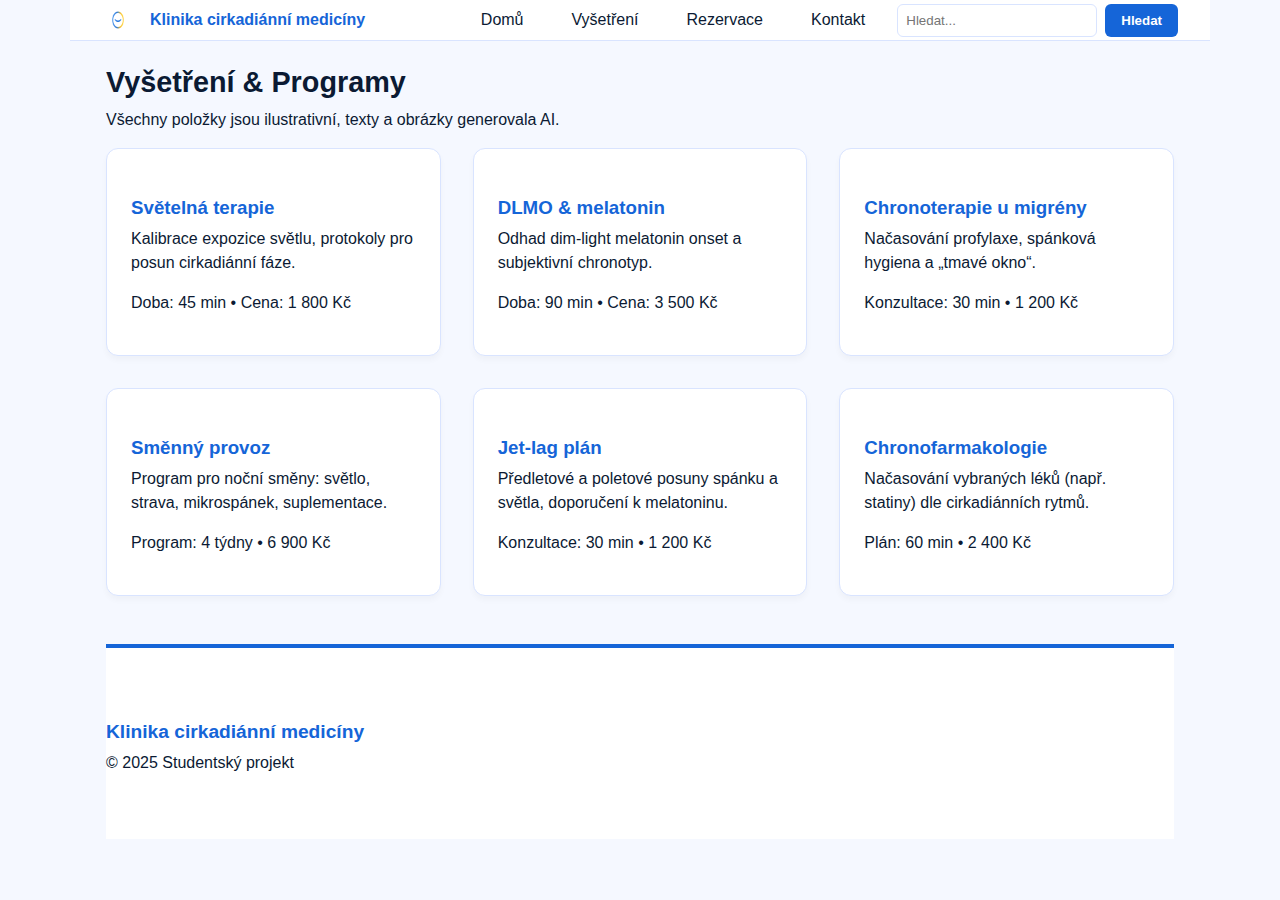
<file: seznam.html>
<!doctype html>
<html lang="cs">
<head>
  <meta charset="utf-8" />
  <meta name="viewport" content="width=device-width, initial-scale=1" />
  <title>Vyšetření & Programy – Klinika cirkadiánní medicíny</title>
  <meta name="description" content="Seznam vyšetření a programů Kliniky cirkadiánní medicíny." />
  <link rel="stylesheet" href="style.css" />
</head>
<body>
  <header class="site-header">
<div class="wrapper brand">
      <a href="index.html" class="brand-link">
        <img src="images/logo.webp" alt="Logo" />
        <div class="title">
          <strong>Klinika cirkadiánní medicíny</strong>
        </div>
      </a>
    </div>
    <div class="wrapper">
<nav aria-label="Hlavní navigace">
        <input type="checkbox" id="nav-toggle" class="nav-toggle" />
        
        <label for="nav-toggle" class="nav-toggle-label">
          <span></span>
          <span></span>
          <span></span>
        </label>

        <ul class="nav-list">
          <li><a href="index.html">Domů</a></li>
          <li><a href="seznam.html" aria-current="page">Vyšetření</a></li>
          <li><a href="rezervace.html">Rezervace</a></li>
          <li><a href="kontakt.html">Kontakt</a></li>
          
          <li class="nav-search">
            <form class="site-search" role="search" action="vyhledavani.html">
              <input id="q" name="q" type="search" placeholder="Hledat..." />
              <button type="submit">Hledat</button>
            </form>
          </li>
        </ul>
      </nav>

    </div>
  </header>
  <main id="obsah" class="wrapper">


  <header>
    <h1>Vyšetření & Programy</h1>
    <p class="meta">Všechny položky jsou ilustrativní, texty a obrázky generovala AI.</p>
  </header>

  <section class="cards" aria-label="Seznam nabídek">
    <article class="card">
      <h3><a href="detail.html#svetelna-terapie">Světelná terapie</a></h3>
      <p>Kalibrace expozice světlu, protokoly pro posun cirkadiánní fáze.</p>
      <p class="meta">Doba: 45 min • Cena: 1 800 Kč</p>
    </article>
    <article class="card">
      <h3><a href="detail.html#dlmo">DLMO & melatonin</a></h3>
      <p>Odhad dim-light melatonin onset a subjektivní chronotyp.</p>
      <p class="meta">Doba: 90 min • Cena: 3 500 Kč</p>
    </article>
    <article class="card">
      <h3><a href="detail.html#migréna">Chronoterapie u migrény</a></h3>
      <p>Načasování profylaxe, spánková hygiena a „tmavé okno“.</p>
      <p class="meta">Konzultace: 30 min • 1 200 Kč</p>
    </article>
    <article class="card">
      <h3><a href="detail.html#shift">Směnný provoz</a></h3>
      <p>Program pro noční směny: světlo, strava, mikrospánek, suplementace.</p>
      <p class="meta">Program: 4 týdny • 6 900 Kč</p>
    </article>
    <article class="card">
      <h3><a href="detail.html#jetlag">Jet-lag plán</a></h3>
      <p>Předletové a poletové posuny spánku a světla, doporučení k melatoninu.</p>
      <p class="meta">Konzultace: 30 min • 1 200 Kč</p>
    </article>
    <article class="card">
      <h3><a href="detail.html#chrono-farm">Chronofarmakologie</a></h3>
      <p>Načasování vybraných léků (např. statiny) dle cirkadiánních rytmů.</p>
      <p class="meta">Plán: 60 min • 2 400 Kč</p>
    </article>
  </section>
  </main>
  <div class="wrapper">
    <footer class="site-footer">
      <div class="footer-grid">
        <div>
          <h3>Klinika cirkadiánní medicíny</h3>
          <p>© 2025 Studentský projekt</p>
        </div>
        </div>
  </footer>
</div>
</body>
</html>
</file>
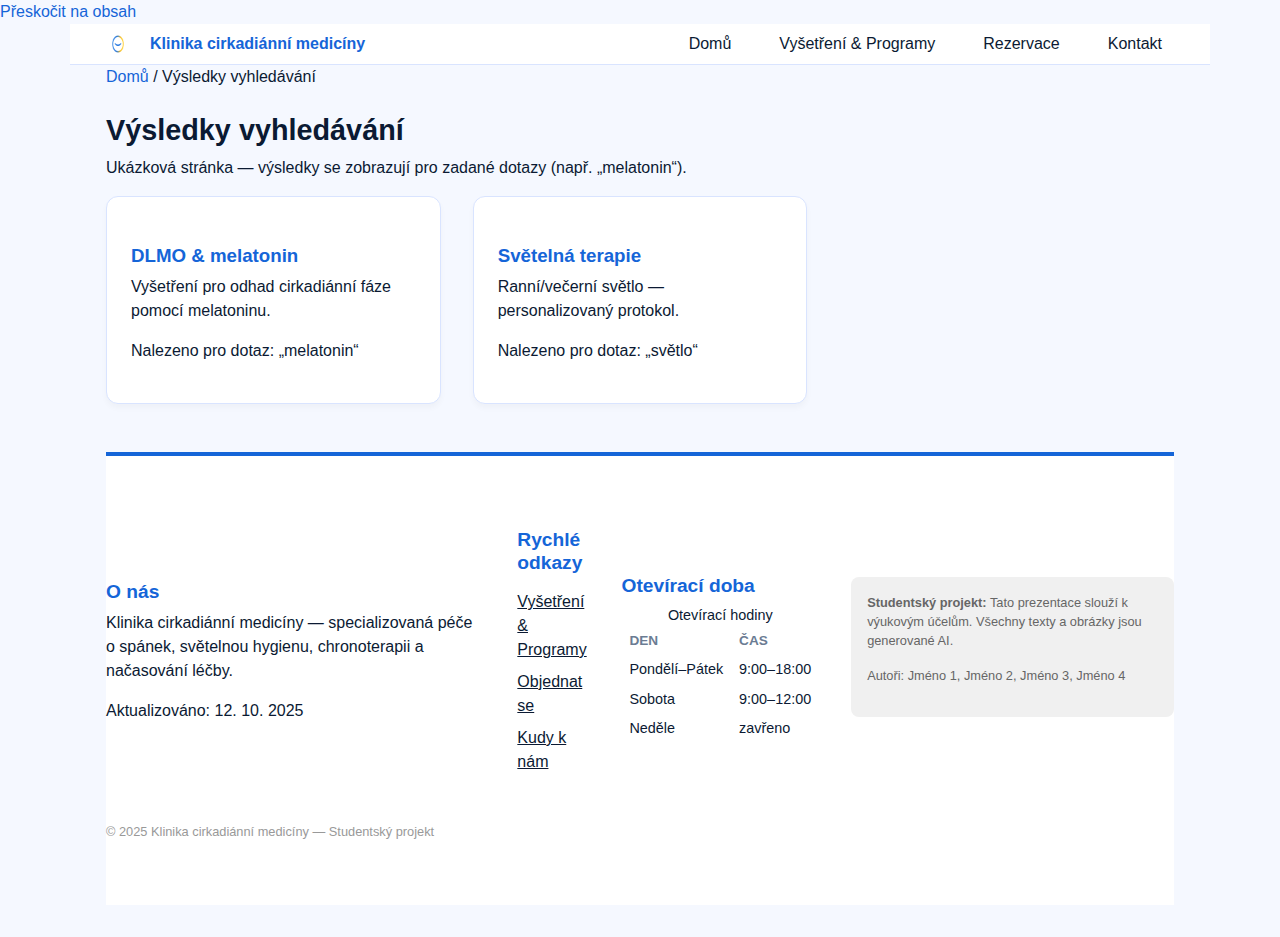
<file: vyhledavani.html>
<!doctype html>
<html lang="cs">
<head>
  <meta charset="utf-8" />
  <meta name="viewport" content="width=device-width, initial-scale=1" />
  <title>Výsledky vyhledávání – Klinika cirkadiánní medicíny</title>
  <meta name="description" content="Ukázkové výsledky vyhledávání." />
  <link rel="stylesheet" href="style.css" />
</head>
<body>
  <a class="skip-link" href="#obsah">Přeskočit na obsah</a>
  <header class="site-header">
    <div class="wrapper brand">
      <img src="images/logo.webp" alt="Logo kliniky" />
      <div class="title">
        <strong>Klinika cirkadiánní medicíny</strong>
        <small>Spánek • Světlo • Chronoterapie</small>
      </div>
    </div>
    <div class="wrapper">
      <nav aria-label="Hlavní navigace">
        <ul class="nav-list">
          <li><a href="index.html">Domů</a></li>
          <li><a href="seznam.html">Vyšetření & Programy</a></li>
          <li><a href="rezervace.html">Rezervace</a></li>
          <li><a href="kontakt.html">Kontakt</a></li>
        </ul>
      </nav>
    </div>
  </header>
  <main id="obsah" class="wrapper">

  <nav class="breadcrumbs" aria-label="Drobečková navigace">
    <a href="index.html">Domů</a> <span aria-hidden="true">/</span> <span aria-current="page">Výsledky vyhledávání</span>
  </nav>
  <header>
    <h1>Výsledky vyhledávání</h1>
    <p class="meta">Ukázková stránka — výsledky se zobrazují pro zadané dotazy (např. „melatonin“).</p>
  </header>

  <section class="cards" aria-label="Výsledky">
    <article class="card">
      <h3><a href="detail.html#dlmo">DLMO & melatonin</a></h3>
      <p>Vyšetření pro odhad cirkadiánní fáze pomocí melatoninu.</p>
      <p class="meta">Nalezeno pro dotaz: „melatonin“</p>
    </article>
    <article class="card">
      <h3><a href="detail.html#svetelna-terapie">Světelná terapie</a></h3>
      <p>Ranní/večerní světlo — personalizovaný protokol.</p>
      <p class="meta">Nalezeno pro dotaz: „světlo“</p>
    </article>
  </section>
  </main>
  <div class="wrapper"><footer class="site-footer">
  <section class="footer-grid" aria-label="Rozšířená patička">
    <div>
      <h3>O nás</h3>
      <p>Klinika cirkadiánní medicíny — specializovaná péče o spánek, světelnou hygienu, chronoterapii a načasování léčby.</p>
      <p><time datetime="2025-10-12">Aktualizováno: 12. 10. 2025</time></p>
    </div>
    <div>
      <h3>Rychlé odkazy</h3>
      <ul>
        <li><a href="seznam.html">Vyšetření & Programy</a></li>
        <li><a href="rezervace.html">Objednat se</a></li>
        <li><a href="kontakt.html">Kudy k nám</a></li>
      </ul>
    </div>
    <div>
      <h3>Otevírací doba</h3>
      <table>
        <caption>Otevírací hodiny</caption>
        <thead><tr><th>Den</th><th>Čas</th></tr></thead>
        <tbody>
          <tr><td>Pondělí–Pátek</td><td><time datetime="09:00">9:00</time>–<time datetime="18:00">18:00</time></td></tr>
          <tr><td>Sobota</td><td><time datetime="09:00">9:00</time>–<time datetime="12:00">12:00</time></td></tr>
          <tr><td>Neděle</td><td>zavřeno</td></tr>
        </tbody>
      </table>
    </div>
    <aside aria-label="Poznámka" class="footer-note">
      <p><strong>Studentský projekt:</strong> Tato prezentace slouží k výukovým účelům. Všechny texty a obrázky jsou generované AI.</p>
      <p>Autoři: <span class="authors">Jméno 1, Jméno 2, Jméno 3, Jméno 4</span></p>
    </aside>
  </section>
  <p class="legal">© 2025 Klinika cirkadiánní medicíny — Studentský projekt</p>
</footer>
</div>
</body>
</html>
</file>
<file: style.css>
/* ======================================================================
   Klinika cirkadiánní medicíny — MOBILE FIRST FIX
   ====================================================================== */

:root {
  --primary: #1565D8;
  --primary-dark: #0d4bb3;
  --bg: #F5F8FF;
  --surface: #FFFFFF;
  --text: #0B1A33;
  --border: #D9E4FF;
  --muted: #6b7c93;
  --radius: 12px;
}

* { box-sizing: border-box; }

body {
  margin: 0;
  background: var(--bg);
  color: var(--text);
  font-family: -apple-system, BlinkMacSystemFont, "Segoe UI", Roboto, Helvetica, Arial, sans-serif;
  line-height: 1.5;
  padding-bottom: 2rem;
}

img { max-width: 100%; height: auto; display: block; border-radius: var(--radius); }
a { color: var(--primary); text-decoration: none; }
h1, h2, h3 { margin: 1.5rem 0 0.5rem; line-height: 1.2; }
h1 { font-size: 1.8rem; }
p { margin: 0 0 1rem; }

.wrapper { padding: 0 1rem; max-width: 100%; margin: 0 auto; }

/* === 1. HEADER & HAMBURGER MENU === */
.site-header {
  background: #fff;
  border-bottom: 1px solid var(--border);
  position: sticky;
  top: 0;
  z-index: 100;
}

.brand {
  display: flex;
  align-items: center;
  gap: 1rem;
  padding: 0.75rem 1rem;
}
.brand img { width: 32px; height: 32px; }
.brand .title { font-weight: bold; color: var(--primary); font-size: 1rem; }
.brand .title small { display: none; } /* Na mobilu schováme */

/* Checkbox Hack - skrytý input */
.nav-toggle { display: none; }

/* Tlačítko Hamburgeru */
.nav-toggle-label {
  position: absolute;
  top: 1rem;
  right: 1rem;
  width: 40px;
  height: 40px;
  display: flex;
  flex-direction: column;
  justify-content: center;
  align-items: center;
  gap: 6px;
  cursor: pointer;
  background: var(--bg);
  border-radius: 8px;
  border: 1px solid var(--border);
}

.nav-toggle-label span {
  display: block;
  width: 24px;
  height: 2px;
  background: var(--primary);
  border-radius: 2px;
  transition: 0.3s;
}

/* Menu seznam - defaultně skrytý */
.nav-list {
  display: none; /* Skryto */
  list-style: none;
  padding: 0;
  margin: 0;
  background: #fff;
  border-top: 1px solid var(--border);
  flex-direction: column;
}

.nav-list li { border-bottom: 1px solid var(--bg); }

.nav-list a {
  display: block;
  padding: 1rem;
  font-weight: 600;
  text-align: center;
  color: var(--text);
}
.nav-list a:hover, .nav-list a:focus { background: var(--bg); color: var(--primary); }

/* Když je checkbox zaškrtnutý -> zobraz menu */
#nav-toggle:checked ~ .nav-list { display: flex; }

/* Vyhledávání v menu */
.nav-search { padding: 1rem; background: var(--bg); }
.site-search { display: flex; gap: 0.5rem; }
.site-search input { 
    flex: 1; padding: 0.75rem; border: 1px solid var(--border); border-radius: 6px; 
}
.site-search button {
    padding: 0 1rem; background: var(--primary); color: #fff; border: none; border-radius: 6px; font-weight: bold;
}

/* === 2. OBSAH & KARTY === */
.hero { display: flex; flex-direction: column; gap: 1.5rem; padding: 1.5rem 0; }
.feature-row { display: flex; flex-direction: column; gap: 1rem; }

.card, .panel {
  background: #fff;
  border: 1px solid var(--border);
  border-radius: var(--radius);
  padding: 1.5rem;
  box-shadow: 0 4px 6px rgba(0,0,0,0.03);
}

.panel.image { background: #fffcf0; border-color: #ffeeba; }
.panel.image img { margin-top: 1rem; width: 100%; }

.cards { display: grid; gap: 1rem; grid-template-columns: 1fr; }

/* Tlačítka */
.btn-primary, button.primary {
  display: block; width: 100%;
  text-align: center;
  background: var(--primary);
  color: #fff;
  padding: 0.8rem;
  border-radius: 50px;
  font-weight: bold;
  margin-top: 1rem;
  border: none;
}
.badge {
    display: inline-block; padding: 0.25rem 0.75rem; background: #eef2ff; 
    color: var(--primary); border-radius: 50px; font-size: 0.85rem; font-weight: bold;
}

/* === 3. TABULKY A REZERVACE (OPRAVA) === */
/* Tabulka musí scrollovat */
.week-content, .table-container {
    overflow-x: auto;
    border: 1px solid var(--border);
    border-radius: var(--radius);
    margin-bottom: 1.5rem;
}

table { width: 100%; border-collapse: collapse; white-space: nowrap; }
th, td { padding: 1rem; text-align: center; border: 1px solid var(--border); }
thead th { background: #f9fafb; color: var(--muted); font-size: 0.85rem; text-transform: uppercase; }

/* OPRAVA RADIO BUTTONU: Skryjeme ten ošklivý kroužek a necháme jen Label */
td.free { padding: 0; height: 100%; } /* Reset paddingu pro buňku */

td.free input[type="radio"] {
    position: absolute;
    width: 0; height: 0; opacity: 0; /* Úplně neviditelný */
}

td.free label {
    display: block;
    padding: 0.75rem 1rem;
    color: var(--primary);
    font-weight: bold;
    cursor: pointer;
    background: #eef6ff;
    border-radius: 4px;
    margin: 4px; /* Odsazení od okrajů buňky */
}

/* Když je vybráno */
td.free input[type="radio"]:checked + label {
    background: var(--primary);
    color: #fff;
    box-shadow: 0 0 0 2px #fff, 0 0 0 4px var(--primary);
}

td.occupied { color: #999; background: #f5f5f5; font-size: 0.9rem; }
td.closed { background: #eee; color: #aaa; }

/* Přepínač týdnů */
.week-picker { margin-top: 1rem; }
.week-switch { display: flex; overflow-x: auto; gap: 0.5rem; padding-bottom: 1rem; }
.week-switch label {
    padding: 0.5rem 1rem; background: #fff; border: 1px solid var(--border); border-radius: 50px; white-space: nowrap;
}
.week-radio:checked + label { background: var(--text); color: #fff; border-color: var(--text); }
.week-radio { display: none; }
.week-content { display: none; }
.week-picker:has(#week1:checked) .week1-content { display: block; }
.week-picker:has(#week2:checked) .week2-content { display: block; }
.week-picker:has(#week3:checked) .week3-content { display: block; }

/* Formuláře */
form label { font-weight: 600; display: block; margin-bottom: 0.5rem; }
input, select, textarea { 
    width: 100%; padding: 0.8rem; margin-bottom: 1rem; 
    border: 1px solid var(--border); border-radius: 8px; 
}

/* === 4. ZJEDNODUŠENÁ PATIČKA === */
.site-footer {
  margin-top: 3rem;
  background: #fff;
  border-top: 4px solid var(--primary);
  text-align: center; /* Vše na střed */
  padding: 2rem 1rem;
}

.footer-grid {
  display: flex;
  flex-direction: column;
  gap: 2rem;
}

.footer-grid h3 { color: var(--primary); font-size: 1.2rem; margin-bottom: 0.5rem; }
.site-footer ul { list-style: none; padding: 0; }
.site-footer li { margin: 0.5rem 0; }
.site-footer a { color: var(--text); text-decoration: underline; }

/* Zjednodušení otevírací doby v patičce */
.site-footer table { margin: 0 auto; width: auto; font-size: 0.9rem; border: none; }
.site-footer th, .site-footer td { border: none; padding: 0.25rem 0.5rem; text-align: left; background: transparent; }

.footer-note {
    background: #f0f0f0; padding: 1rem; border-radius: 8px; font-size: 0.8rem; color: #666;
}

.legal { margin-top: 2rem; color: #999; font-size: 0.8rem; }


/* === CSS PRO POSUVNÉ TÝDNY === */

/* Kontejner pro scrollování týdnů */
.week-scroller {
  display: flex;
  overflow-x: auto; /* Dovolí posouvání do boku */
  gap: 0.5rem;
  padding-bottom: 1rem;
  margin-bottom: 1rem;
  scrollbar-width: thin; /* Tenčí scrollbar pro moderní prohlížeče */
}

/* Položka týdne (obal inputu a labelu) */
.week-item {
  flex: 0 0 auto; /* Položky se nezmenšují */
}

/* Skryjeme radio button */
.week-radio { display: none; }

/* Styl tlačítka týdne */
.week-item label {
  display: block;
  padding: 0.75rem 1.25rem;
  background: #fff;
  border: 1px solid var(--border);
  border-radius: 8px;
  font-weight: 600;
  color: var(--text);
  white-space: nowrap;
  cursor: pointer;
  transition: all 0.2s;
}

/* Aktivní týden (vybraný) */
.week-radio:checked + label {
  background: var(--primary);
  color: #fff;
  border-color: var(--primary);
  box-shadow: 0 4px 10px rgba(21, 101, 216, 0.3);
}

/* Zobrazení obsahu na základě výběru */
.week-content { display: none; } /* Vše skryto */

/* Magie CSS :has() - zobrazí obsah podle toho, co je zaškrtnuté */
.week-picker:has(#week1:checked) .week1-content { display: block; }
.week-picker:has(#week2:checked) .week2-content { display: block; }
.week-picker:has(#week3:checked) .week3-content { display: block; }
.week-picker:has(#week4:checked) .week4-content { display: block; }
.week-picker:has(#week5:checked) .week5-content { display: block; }


/* Klikací logo */
.brand-link {
  display: flex;
  align-items: center;
  gap: 1rem;
  text-decoration: none;
  color: inherit; /* Převezme barvu nadřazeného prvku */
}
.brand-link:hover {
  opacity: 0.8; /* Jemný efekt při najetí */
}

/* === Vyhledávací lišta ve výsledcích === */
.results-search-form {
  display: flex;
  gap: 0.5rem;
  margin-top: 1rem;
  margin-bottom: 1.5rem;
}

.results-search-form input {
  margin-bottom: 0; /* Zrušíme spodní mezeru, aby lícoval s tlačítkem */
  flex: 1; /* Roztáhne se na maximum */
}

.results-search-form button {
  margin-top: 0; /* Zrušíme horní mezeru */
  width: auto;   /* Tlačítko bude jen tak široké, jak potřebuje */
  padding-left: 1.5rem;
  padding-right: 1.5rem;
}


/* ======================================================================
   DESKTOP STYLY (Media Queries)
   Aplikují se pouze pokud je okno širší než 900px
   ====================================================================== */

@media (min-width: 900px) {

  /* 1. LAYOUT & WRAPPER */
  .wrapper {
    max-width: 1100px; /* Omezíme maximální šířku, aby se web neroztáhl do nekonečna */
    margin: 0 auto;
  }

  /* 2. HLAVIČKA A NAVIGACE */
  .site-header {
    display: flex;
    justify-content: space-between; /* Logo vlevo, menu vpravo */
    align-items: center;
    padding: 0 2rem;
    max-width: 1140px; /* Aby lícovala s obsahem */
    margin: 0 auto;
    border-bottom: 1px solid var(--border); /* Linka je teď přímo pod obsahem */
    /* Na desktopu nepotřebujeme sticky header přes celou šířku, nebo ho můžeme nechat */
  }

  /* Reset wrapperů uvnitř hlavičky, aby byly vedle sebe */
  .site-header .wrapper {
    width: auto;
    margin: 0;
    padding: 0;
  }

  /* Schováme hamburger tlačítko */
  .nav-toggle-label { display: none; }
  .nav-toggle { display: none; }

  /* Zobrazíme menu jako řádek */
  .nav-list {
    display: flex !important; /* Přepíšeme display: none z mobilu */
    flex-direction: row;
    gap: 1rem;
    background: transparent;
    border: none;
    align-items: center;
  }

  .nav-list li { border: none; }
  
  /* Odkazy v menu */
  .nav-list a {
    padding: 0.5rem 1rem;
    border-radius: var(--radius);
    font-weight: 500;
  }
  .nav-list a:hover { background: var(--surface-2); }
  
  /* Tlačítko hledat v menu uděláme kompaktní */
  .nav-search { padding: 0; background: transparent; }
  .site-search input { width: 200px; padding: 0.5rem; margin: 0; }
  .site-search button { padding: 0.5rem 1rem; margin: 0; }


  /* 3. HERO SEKCE & FEATURE ROWS (Obrázek vedle textu) */
  .hero { gap: 4rem; padding: 3rem 0; }

  .feature-row {
    flex-direction: row; /* Vedle sebe */
    align-items: center; /* Zarovnat na střed svisle */
    gap: 3rem;
  }

  /* Pokud chceme prohodit pořadí (obrázek vlevo) */
  .feature-row.reverse {
    flex-direction: row-reverse;
  }

  /* Položky zaberou půlku šířky */
  .feature-row > article {
    flex: 1;
  }
  
  /* Karty (Vstupy, Seznam) - 3 vedle sebe */
  .cards {
    grid-template-columns: repeat(3, 1fr); /* 3 sloupce */
    gap: 2rem;
  }


  /* 4. DETAIL STRÁNKY (Sidebar vpravo) */
  .detail {
    display: grid;
    grid-template-columns: 2fr 1fr; /* Obsah 2/3, Panel 1/3 */
    gap: 3rem;
    align-items: start;
  }
  
  /* Tabulky na desktopu nemusí scrollovat, pokud se vejdou */
  .table-container {
    overflow-x: visible; 
  }


  /* 5. REZERVACE (Formulář do dvou sloupců) */
  form[aria-labelledby="rezervace-form"] {
    display: grid;
    grid-template-columns: 1fr 1fr;
    gap: 2rem;
  }
  
  /* Kalendář (fieldset s termínem) a Kontakt roztáhneme přes oba sloupce,
     nebo necháme Službu vlevo a Kontakt vpravo? 
     Uděláme to jednodušeji: Služba a Kontakt vedle sebe, Kalendář pod nimi. */
     
  form fieldset:nth-of-type(1) { grid-column: 1 / 2; } /* Služba vlevo */
  form fieldset:nth-of-type(3) { grid-column: 2 / 3; } /* Kontakt vpravo */
  form fieldset:nth-of-type(2) { grid-column: 1 / -1; } /* Kalendář přes celou šířku */


  /* 6. PATIČKA */
  .site-footer {
    text-align: left;
    padding: 3rem 0;
  }
  .footer-grid {
    flex-direction: row;
    justify-content: space-between;
    align-items: center;
  }
}
</file>
